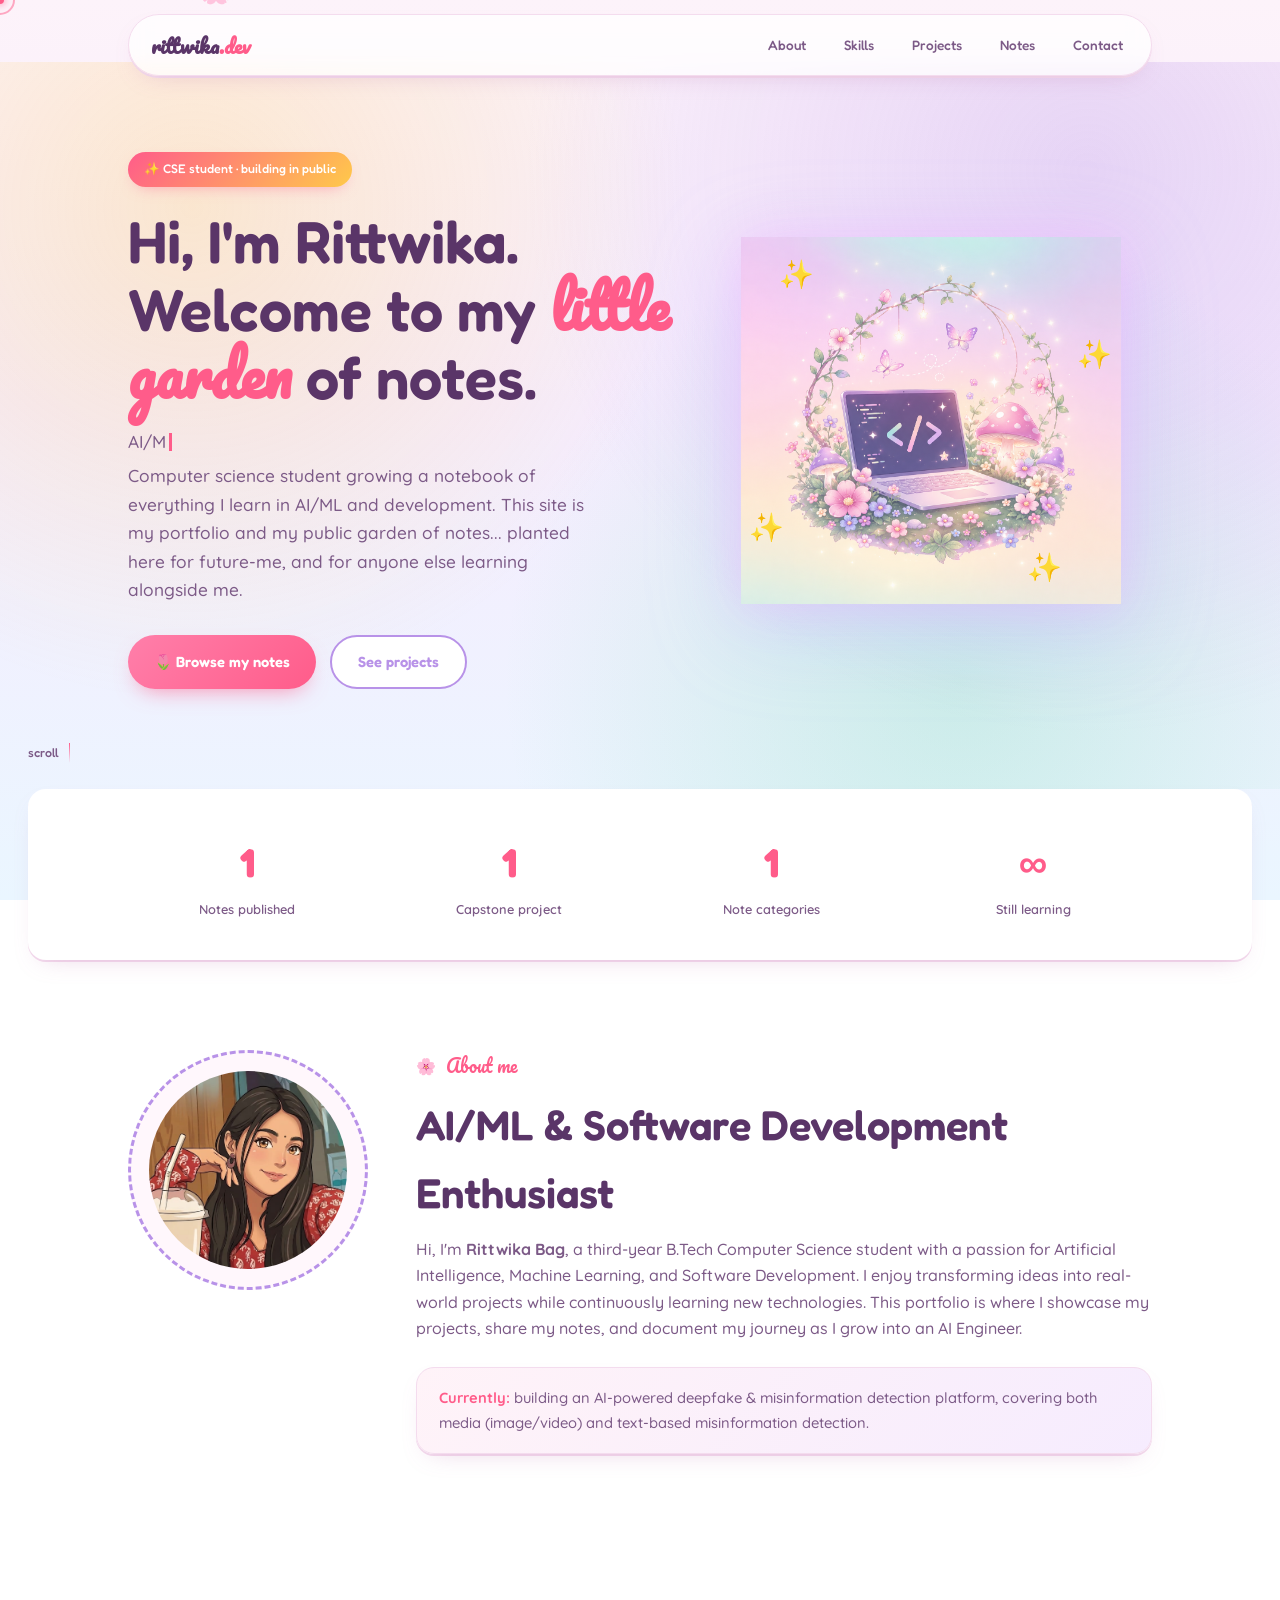
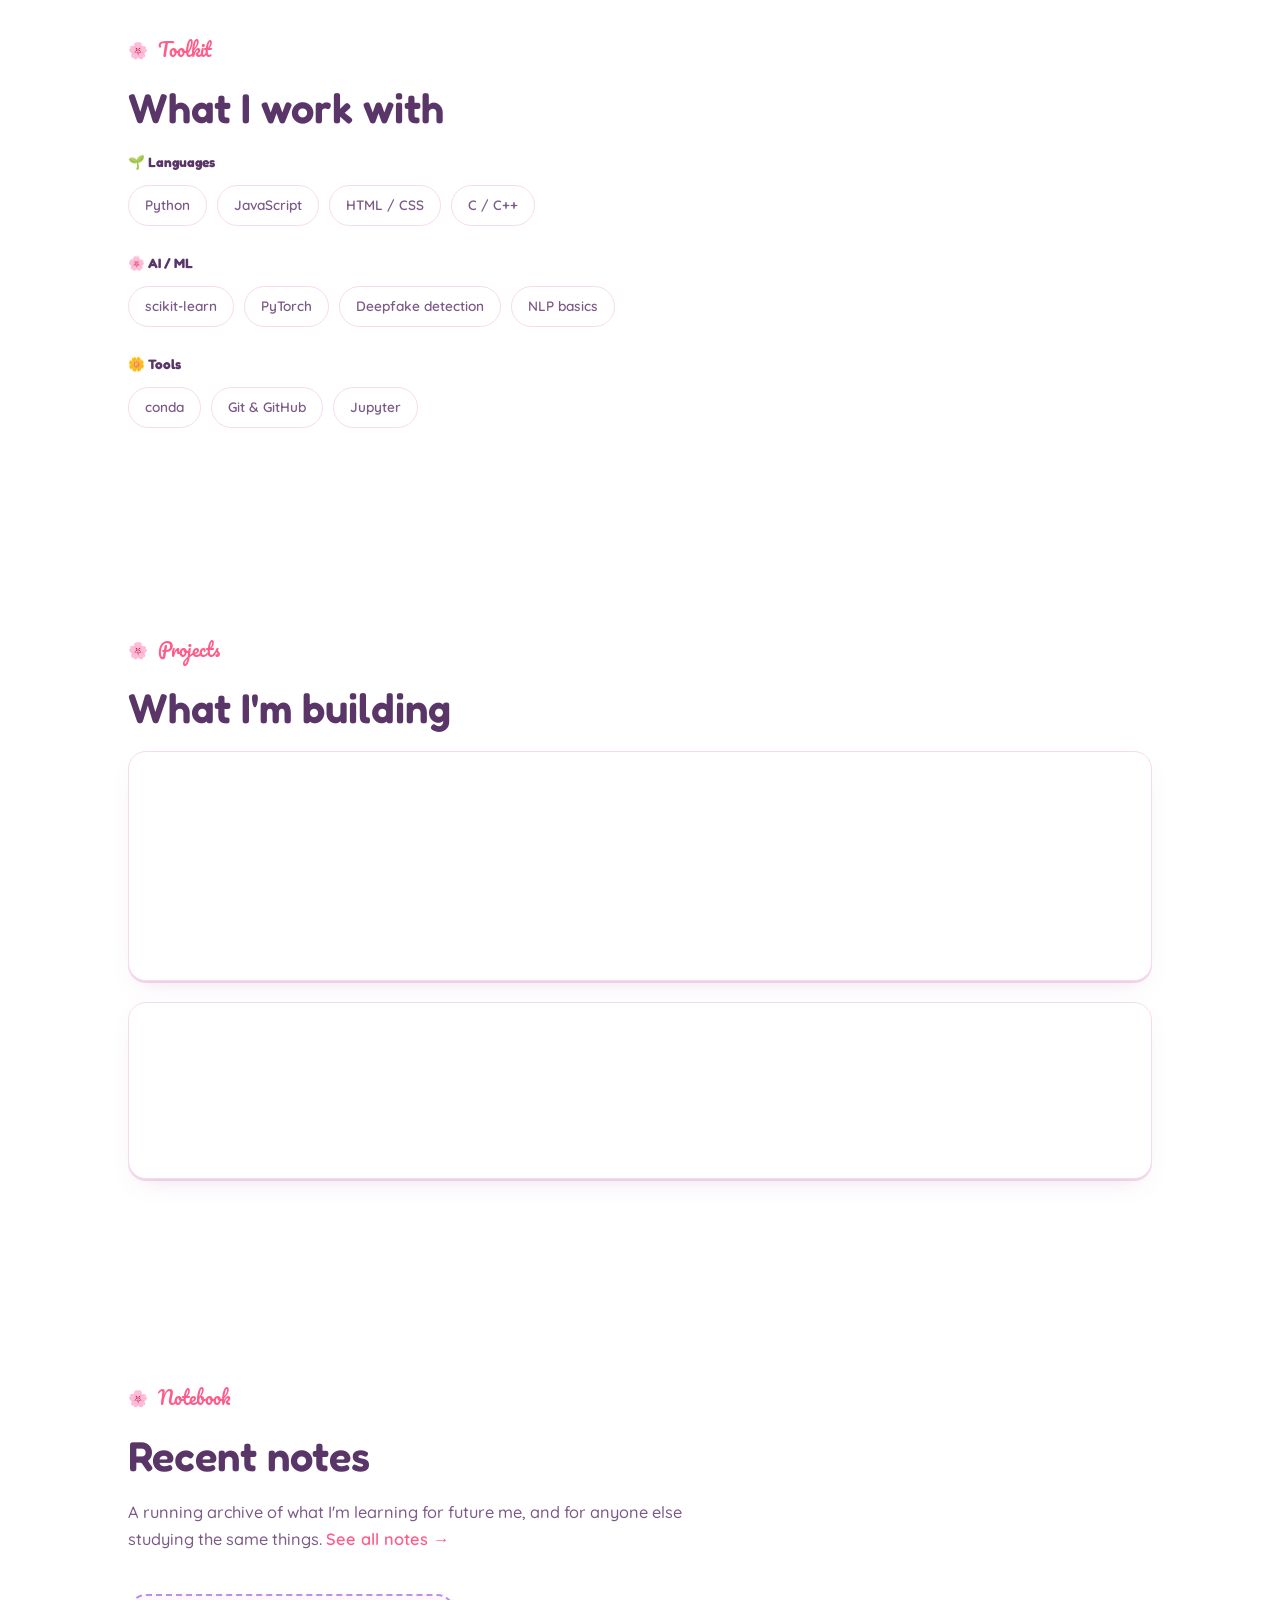
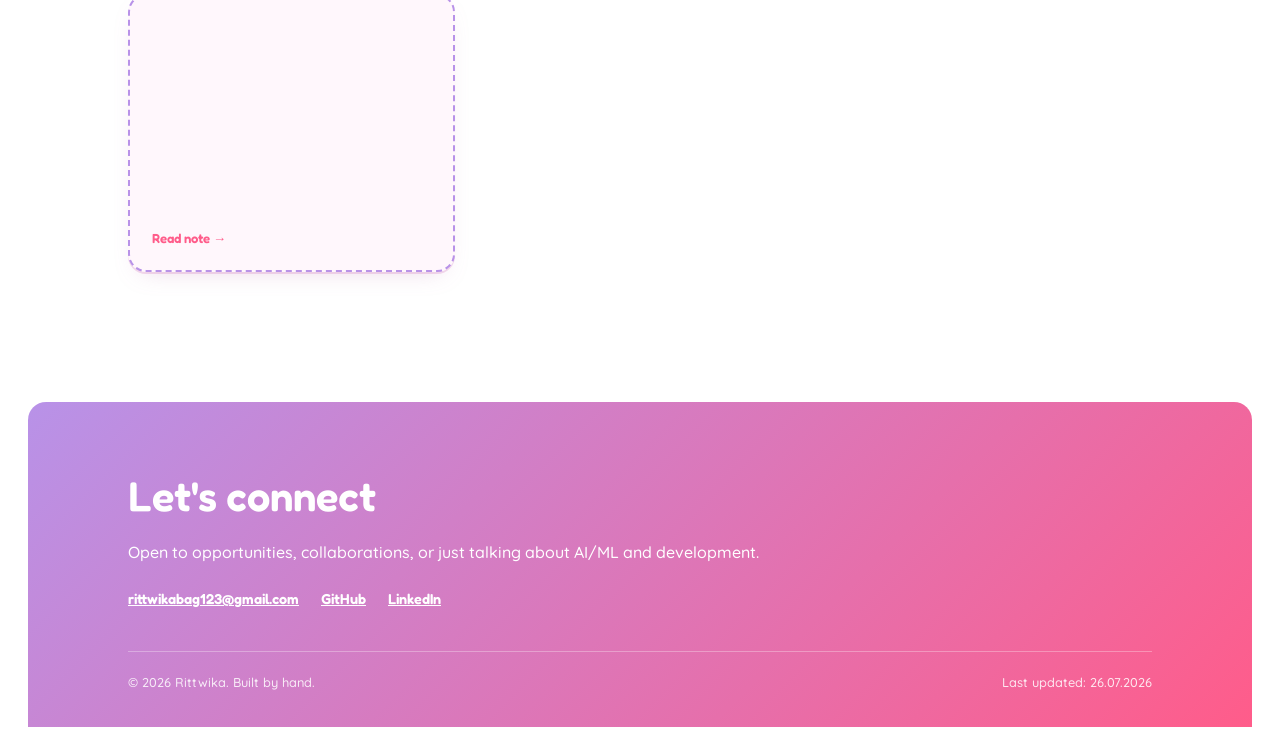
<file: index.html>
<!DOCTYPE html>
<html lang="en">
<head>
<meta charset="UTF-8">
<meta name="viewport" content="width=device-width, initial-scale=1.0">
<title>Rittwika — Notes & Projects</title>
<meta name="description" content="Rittwika's portfolio and public notebook — AI/ML and development notes.">

<link rel="preconnect" href="https://fonts.googleapis.com">
<link href="https://fonts.googleapis.com/css2?family=Fredoka:wght@400;500;600;700&family=Pacifico&family=Quicksand:wght@400;500;600;700&family=JetBrains+Mono:wght@400;500&display=swap" rel="stylesheet">
<link rel="stylesheet" href="css/style.css">
</head>
<body>

<div id="splash">
  <div class="splash-mark">
    <span>loading portfolio</span>
    <span class="dot"></span><span class="dot"></span><span class="dot"></span>
  </div>
</div>

<nav class="nav">
  <div class="wrap">
    <a href="index.html" class="nav-logo">rittwika<span>.dev</span></a>
    <button class="nav-toggle" id="navToggle" aria-label="Toggle menu" aria-expanded="false">&#9776;</button>
    <ul class="nav-links" id="navLinks">
      <li><a href="#about">About</a></li>
      <li><a href="#skills">Skills</a></li>
      <li><a href="#projects">Projects</a></li>
      <li><a href="#notes">Notes</a></li>
      <li><a href="#contact">Contact</a></li>
    </ul>
  </div>
</nav>

<!-- ============ HERO ============ -->
<header class="hero" id="home">
  <div class="wrap">
    <div>
      <span class="hero-tag">✨ CSE student &middot; building in public</span>
      <h1>Hi, I'm Rittwika.<br>Welcome to my <em>little garden</em> of notes.</h1>
      <p><span data-typing='["AI/ML notes.", "development notes.", "things future-me will thank me for."]'></span></p>
      <p style="margin-top:6px;">Computer science student growing a notebook of everything I learn in AI/ML and development. This site is my portfolio and my public garden of notes... planted here for future-me, and for anyone else learning alongside me.</p>
      <div class="hero-cta">
        <a href="#notes" class="btn btn-primary">🌷 Browse my notes</a>
        <a href="#projects" class="btn btn-ghost">See projects</a>
      </div>
    </div>
   <div class="hero-brain">
    <img src="images/brain.png" alt="AI Brain">

    <div class="sparkle s1">✨</div>
    <div class="sparkle s2">✨</div>
    <div class="sparkle s3">✨</div>
    <div class="sparkle s4">✨</div>
</div>

</div>

<div class="scroll-cue">
    <span>scroll</span>
    <span class="arrow"></span>
</div>

</header>
<!-- ============ STATS ============ -->
<section class="stats">
  <div class="wrap">
    <div>
      <div class="stat-num"><span data-count="1" data-suffix="">0</span></div>
      <div class="stat-label">Notes published</div>
    </div>
    <div>
      <div class="stat-num"><span data-count="1" data-suffix="">0</span></div>
      <div class="stat-label">Capstone project</div>
    </div>
    <div>
      <div class="stat-num"><span data-count="1" data-suffix="">0</span></div>
      <div class="stat-label">Note categories</div>
    </div>
    <div>
      <div class="stat-num">&infin;</div>
      <div class="stat-label">Still learning</div>
    </div>
  </div>
</section>

<!-- ============ ABOUT ============ -->
<section class="about" id="about">
  <div class="wrap">
    <div class="photo-frame reveal">
      <img src="images/profile.jpg" alt="Portrait of Rittwika">
    </div>
    <div class="reveal">
      <p class="eyebrow">About me</p>
      <h2 class="section-title">AI/ML & Software Development Enthusiast</h2>
      <p> Hi, I'm <strong>Rittwika Bag</strong>, a third-year B.Tech Computer Science student with a passion for Artificial Intelligence, Machine Learning, and Software Development. I enjoy transforming ideas into real-world projects while continuously learning new technologies. This portfolio is where I showcase my projects, share my notes, and document my journey as I grow into an AI Engineer.</p>
      <div class="callout">
        <b>Currently:</b> building an AI-powered deepfake &amp; misinformation detection platform, covering both media (image/video) and text-based misinformation detection.
      </div>
    </div>
  </div>
</section>

<!-- ============ SKILLS ============ -->
<section id="skills">
  <div class="wrap">
    <p class="eyebrow reveal">Toolkit</p>
    <h2 class="section-title reveal">What I work with</h2>

    <div class="reveal">
      <div class="skill-group">
        <h4>🌱 Languages</h4>
        <div class="chips">
          <span class="chip">Python</span>
          <span class="chip">JavaScript</span>
          <span class="chip">HTML / CSS</span>
          <span class="chip">C / C++</span>
        </div>
      </div>
      <div class="skill-group">
        <h4>🌸 AI / ML</h4>
        <div class="chips">
          <span class="chip">scikit-learn</span>
          <span class="chip">PyTorch</span>
          <span class="chip">Deepfake detection</span>
          <span class="chip">NLP basics</span>
        </div>
      </div>
      <div class="skill-group">
        <h4>🌼 Tools</h4>
        <div class="chips">
          <span class="chip">conda</span>
          <span class="chip">Git &amp; GitHub</span>
          <span class="chip">Jupyter</span>
        </div>
      </div>
    </div>
  </div>
</section>

<!-- ============ PROJECTS ============ -->
<section id="projects">
  <div class="wrap">
    <p class="eyebrow reveal">Projects</p>
    <h2 class="section-title reveal">What I'm building</h2>

    <div class="project-card reveal">
      <div>
        <h3>Deepfake &amp; Misinformation Detection Platform</h3>
        <p>A full-stack college capstone project combining two detection systems into one platform: deepfake detection for images and video, and misinformation/fake-news detection for text — built while learning ML and Python from the ground up.</p>
        <div class="tag-row">
          <span class="tag">Python</span>
          <span class="tag">Machine Learning</span>
          <span class="tag">Full Stack</span>
          <span class="tag">Capstone</span>
        </div>
      </div>
      <span class="status">In progress</span>
    </div>

    <div class="project-card reveal">
      <div>
        <h3>This portfolio &amp; notebook</h3>
        <p>The site you're looking at... a hand-built, animated portfolio that doubles as a public archive of my AI/ML and dev notes.</p>
        <div class="tag-row">
          <span class="tag">HTML/CSS/JS</span>
          <span class="tag">GitHub Pages</span>
        </div>
      </div>
      <span class="status">Live</span>
    </div>
  </div>
</section>

<!-- ============ NOTES PREVIEW ============ -->
<section id="notes">
  <div class="wrap">
    <p class="eyebrow reveal">Notebook</p>
    <h2 class="section-title reveal">Recent notes</h2>
    <p class="section-sub reveal">A running archive of what I'm learning for future me, and for anyone else studying the same things. <a href="notes.html">See all notes &rarr;</a></p>

    <div class="notes-grid reveal">

      <article class="note-card placeholder">
        <span class="cat">Development</span>
        <h4>Conda Notes 🌱</h4>
        <p> A practical guide to Conda environments, package management, virtual environments, and essential commands for organizing Python and Machine Learning projects.</p>
        <a class="read-link" href="notes.html">Read note &rarr;</a>
      </article>
    </div>
  </div>
</section>

<!-- ============ CONTACT / FOOTER ============ -->
<footer class="site-footer" id="contact">
  <div class="wrap">
    <h2 class="section-title">Let's connect</h2>
    <p>Open to opportunities, collaborations, or just talking about AI/ML and development.</p>
    <div class="footer-links">
      <a href="mailto:you@example.com">rittwikabag123@gmail.com</a>
      <a href="https://github.com/rittwika123" target="_blank" rel="noopener">GitHub</a>
      <a href="https://www.linkedin.com/in/rittwika-bag-93449a418/" target="_blank" rel="noopener">LinkedIn</a>
    </div>
    <div class="footer-bottom">
      <span>&copy; 2026 Rittwika. Built by hand.</span>
      <span>Last updated: 26.07.2026</span>
    </div>
  </div>
</footer>

<script src="js/script.js"></script>
</body>
</html>
</file>
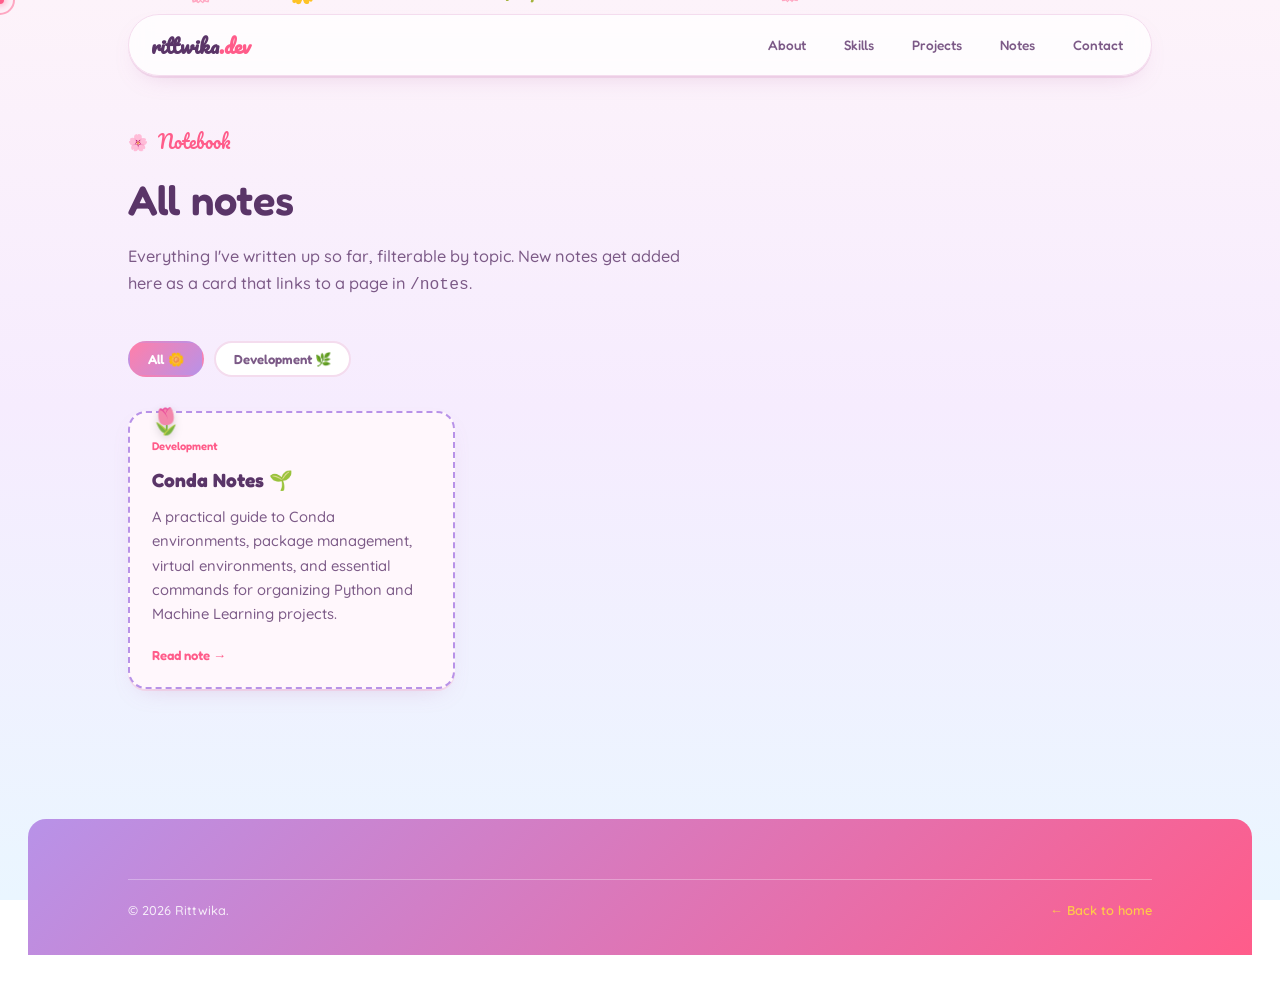
<file: notes.html>
<!DOCTYPE html>
<html lang="en">
<head>
<meta charset="UTF-8">
<meta name="viewport" content="width=device-width, initial-scale=1.0">
<title>Notes — Rittwika</title>
<meta name="description" content="All notes — AI/ML and development.">

<link rel="preconnect" href="https://fonts.googleapis.com">
<link href="https://fonts.googleapis.com/css2?family=Fredoka:wght@400;500;600;700&family=Pacifico&family=Quicksand:wght@400;500;600;700&family=JetBrains+Mono:wght@400;500&display=swap" rel="stylesheet">
<link rel="stylesheet" href="css/style.css">
</head>
<body>

<nav class="nav">
  <div class="wrap">
    <a href="index.html" class="nav-logo">rittwika<span>.dev</span></a>
    <button class="nav-toggle" id="navToggle" aria-label="Toggle menu" aria-expanded="false">&#9776;</button>
    <ul class="nav-links" id="navLinks">
      <li><a href="index.html#about">About</a></li>
      <li><a href="index.html#skills">Skills</a></li>
      <li><a href="index.html#projects">Projects</a></li>
      <li><a href="notes.html">Notes</a></li>
      <li><a href="index.html#contact">Contact</a></li>
    </ul>
  </div>
</nav>

<section style="padding-top:64px;">
  <div class="wrap">
    <p class="eyebrow">Notebook</p>
    <h2 class="section-title">All notes</h2>
    <p class="section-sub">Everything I've written up so far, filterable by topic. New notes get added here as a card that links to a page in <code>/notes</code>.</p>

    <div class="filter-row" id="filterRow">
      <button class="filter-btn active" data-filter="all">All 🌼</button>
      <button class="filter-btn" data-filter="webdev">Development 🌿</button>
    </div>

    <div class="notes-grid" id="notesGrid">

      <article class="note-card placeholder" data-category="webdev">
        <span class="cat">Development</span>
        <h4>Conda Notes 🌱</h4>
        <p>A practical guide to Conda environments, package management, virtual environments, and essential commands for organizing Python and Machine Learning projects.</p>
        <a class="read-link" href="#">Read note &rarr;</a>
      </article>

    </div>
  </div>
</section>

<footer class="site-footer">
  <div class="wrap">
    <div class="footer-bottom">
      <span>&copy; 2026 Rittwika.</span>
      <a href="index.html" style="color:var(--sun)">&larr; Back to home</a>
    </div>
  </div>
</footer>

<script src="js/script.js"></script>
</body>
</html>
</file>
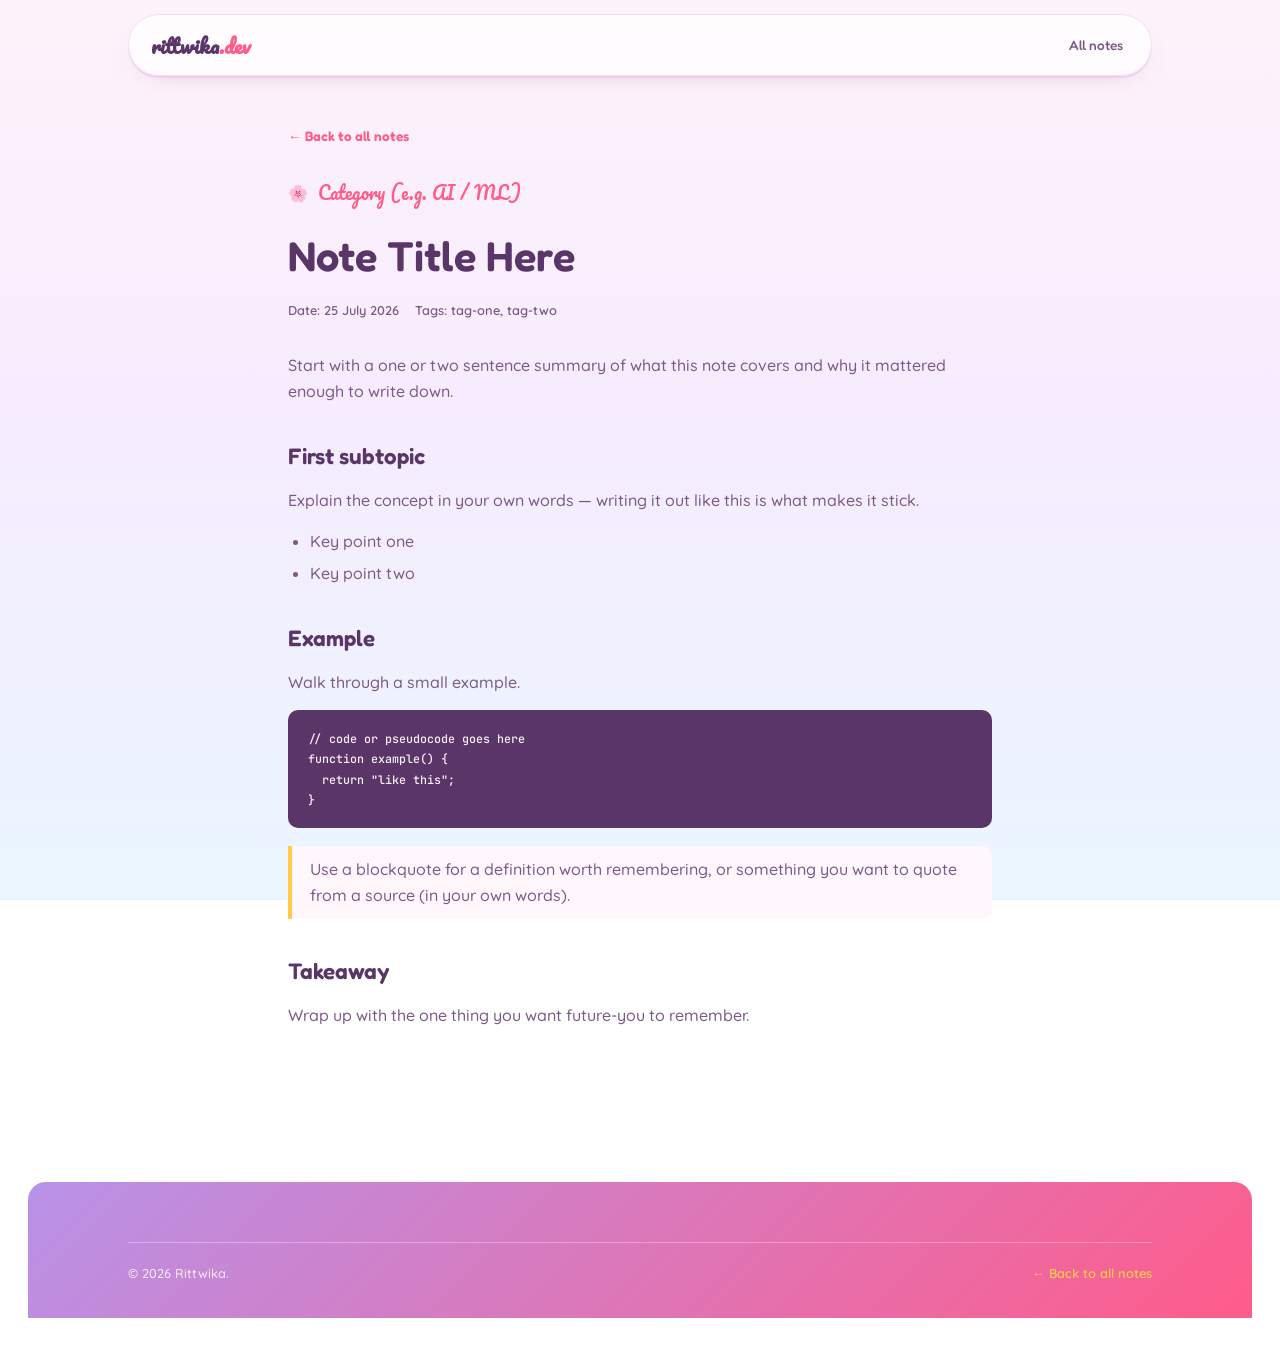
<file: notes/template.html>
<!--
  NOTE TEMPLATE — how to use this file
  ------------------------------------
  1. Duplicate this file, rename it e.g. "big-o-notation.html"
  2. Edit the <title>, the eyebrow/category, the <h1>, the date, and tags below.
  3. Write your note using the existing <h2>, <p>, <ul>, <pre><code> patterns.
  4. Delete this comment block once you're comfortable with the structure.
  5. Add a matching card in notes.html (and optionally index.html) linking here.
-->
<!DOCTYPE html>
<html lang="en">
<head>
<meta charset="UTF-8">
<meta name="viewport" content="width=device-width, initial-scale=1.0">
<title>Note Title Here — Rittwika</title>

<link rel="preconnect" href="https://fonts.googleapis.com">
<link href="https://fonts.googleapis.com/css2?family=Fredoka:wght@400;500;600;700&family=Pacifico&family=Quicksand:wght@400;500;600;700&family=JetBrains+Mono:wght@400;500&display=swap" rel="stylesheet">
<link rel="stylesheet" href="../css/style.css">
</head>
<body>

<nav class="nav">
  <div class="wrap">
    <a href="../index.html" class="nav-logo">rittwika<span>.dev</span></a>
    <ul class="nav-links" style="max-height:none;position:static;flex-direction:row;background:none;">
      <li><a href="../notes.html">All notes</a></li>
    </ul>
  </div>
</nav>

<article class="note-page">
  <a href="../notes.html" class="back-link">&larr; Back to all notes</a>

  <p class="eyebrow">Category (e.g. AI / ML)</p>
  <h1>Note Title Here</h1>
  <div class="note-meta">
    <span>Date: 25 July 2026</span>
    <span>Tags: tag-one, tag-two</span>
  </div>

  <p>Start with a one or two sentence summary of what this note covers and why it mattered enough to write down.</p>

  <h2>First subtopic</h2>
  <p>Explain the concept in your own words — writing it out like this is what makes it stick.</p>

  <ul>
    <li>Key point one</li>
    <li>Key point two</li>
  </ul>

  <h2>Example</h2>
  <p>Walk through a small example.</p>
  <pre><code>// code or pseudocode goes here
function example() {
  return "like this";
}</code></pre>

  <blockquote>Use a blockquote for a definition worth remembering, or something you want to quote from a source (in your own words).</blockquote>

  <h2>Takeaway</h2>
  <p>Wrap up with the one thing you want future-you to remember.</p>
</article>

<footer class="site-footer">
  <div class="wrap">
    <div class="footer-bottom">
      <span>&copy; 2026 Rittwika.</span>
      <a href="../notes.html" style="color:var(--sun)">&larr; Back to all notes</a>
    </div>
  </div>
</footer>

</body>
</html>
</file>
<file: css/style.css>
/* ============================================================
   DESIGN TOKENS — "Fairy Garden" theme
   Soft pastel gradient world, blooming flowers, floating petals,
   built for an AI/ML + Development notebook that wants to feel magical.
   ============================================================ */
:root{
  --ink:        #5A3568;   /* deep plum — headings */
  --ink-soft:   #7C5A87;   /* softened plum — body text */
  --bg-top:     #FDF3FA;
  --bg-mid:     #F6ECFE;
  --bg-bottom:  #EAF6FF;
  --card:       #FFFFFF;
  --card-tint:  #FFF7FC;
  --line:       #F4DCEE;

  --pink:       #FF7FAA;
  --rose:       #FF5C8A;
  --lavender:   #B892E8;
  --mint:       #5FD8A8;
  --sky:        #62C1E8;
  --sun:        #FFC94A;

  --font-display: 'Fredoka', sans-serif;
  --font-script: 'Pacifico', cursive;
  --font-body: 'Quicksand', sans-serif;
  --font-mono: 'JetBrains Mono', monospace;

  --radius: 18px;
  --radius-sm: 10px;
  --shadow-card: 0 10px 26px -14px rgba(184, 110, 170, 0.35), 0 2px 0 var(--line);
  --max-width: 1080px;
}

@media (prefers-reduced-motion: reduce){
  *, *::before, *::after{
    animation-duration: 0.001ms !important;
    animation-iteration-count: 1 !important;
    transition-duration: 0.001ms !important;
    scroll-behavior: auto !important;
  }
}

*{ box-sizing: border-box; margin:0; padding:0; }
html{ scroll-behavior: smooth; }

body{
  background: linear-gradient(180deg, var(--bg-top) 0%, var(--bg-mid) 45%, var(--bg-bottom) 100%);
  background-attachment: fixed;
  color: var(--ink-soft);
  font-family: var(--font-body);
  font-weight: 500;
  line-height: 1.65;
  -webkit-font-smoothing: antialiased;
}

a{ color: var(--rose); text-decoration: none; font-weight: 600; }
a:hover{ text-decoration: underline; }
img{ max-width: 100%; display:block; }

.wrap{ max-width: var(--max-width); margin: 0 auto; padding: 0 28px; }

.eyebrow{
  font-family: var(--font-script);
  font-size: 1.15rem;
  color: var(--rose);
  display: flex; align-items: center; gap: 10px;
  margin-bottom: 10px;
}
.eyebrow::before{ content: "🌸"; font-size: 1rem; }

h1,h2,h3{ font-family: var(--font-display); color: var(--ink); font-weight: 600; }

h2.section-title{ font-size: clamp(1.8rem, 3.4vw, 2.6rem); margin-bottom: 8px; }
.section-sub{ color: var(--ink-soft); max-width: 56ch; margin-bottom: 42px; font-size: 1.02rem; }

section{ padding: 90px 0; position: relative; }

a:focus-visible, button:focus-visible{ outline: 3px solid var(--sun); outline-offset: 3px; border-radius: 4px; }

/* ============================================================
   FLOATING PETALS + SPARKLES (fixed background layer, JS-populated)
   ============================================================ */
#petal-layer{
  position: fixed; inset: 0; pointer-events: none; z-index: 5; overflow: hidden;
}
.petal{
  position: absolute; top: -40px;
  font-size: 1.4rem;
  animation: petalFall linear infinite;
  opacity: 0.85;
  will-change: transform;
}
@keyframes petalFall{
  0%{ transform: translateY(-5vh) translateX(0) rotate(0deg); }
  25%{ transform: translateY(25vh) translateX(24px) rotate(90deg); }
  50%{ transform: translateY(50vh) translateX(-18px) rotate(180deg); }
  75%{ transform: translateY(75vh) translateX(22px) rotate(270deg); }
  100%{ transform: translateY(108vh) translateX(0) rotate(360deg); }
}

/* ============================================================
   NAV — rounded pastel pill
   ============================================================ */
.nav{
  position: sticky; top: 14px; z-index: 50;
  transition: transform 0.3s ease;
}
.nav.nav-hidden{ transform: translateY(-140%); }
.nav .wrap{
  display:flex; align-items:center; justify-content:space-between;
  height: 62px;
  background: rgba(255,255,255,0.75);
  backdrop-filter: blur(10px);
  border: 1px solid var(--line);
  border-radius: 40px;
  padding: 0 12px 0 22px;
  box-shadow: var(--shadow-card);
  max-width: calc(var(--max-width) - 56px);
}
.nav-logo{
  font-family: var(--font-script);
  color: var(--ink);
  font-size: 1.25rem;
}
.nav-logo span{ color: var(--rose); }
.nav-links{
  display:flex; gap: 6px; list-style:none;
  font-family: var(--font-display);
  font-size: 0.85rem;
}
.nav-links a{
  color: var(--ink-soft);
  font-weight: 500;
  padding: 8px 16px;
  border-radius: 30px;
  transition: background 0.2s ease, color 0.2s ease;
}
.nav-links a:hover, .nav-links a.active{
  color: #fff;
  text-decoration: none;
  background: linear-gradient(135deg, var(--pink), var(--lavender));
}
.nav-toggle{ display:none; }

/* ============================================================
   HERO — flower bloom + typing + petals
   ============================================================ */
.hero{
  position: relative;
  overflow: hidden;
  padding: 90px 0 100px;
}
.hero::before{
  content:"";
  position:absolute; inset:0;
  background:
    radial-gradient(circle at 15% 20%, rgba(255,201,74,0.25), transparent 40%),
    radial-gradient(circle at 85% 15%, rgba(184,146,232,0.3), transparent 45%),
    radial-gradient(circle at 75% 85%, rgba(95,216,168,0.25), transparent 40%);
  z-index: 0;
}
.hero .wrap{
  display:grid; grid-template-columns: 1.1fr 0.9fr; gap: 40px; align-items: center;
  position: relative; z-index: 2;
}
.hero-tag{
  display:inline-block;
  font-family: var(--font-display);
  font-size: 0.78rem;
  color: #fff;
  background: linear-gradient(135deg, var(--rose), var(--sun));
  padding: 7px 16px;
  border-radius: 30px;
  margin-bottom: 22px;
  box-shadow: 0 6px 16px -8px rgba(255,92,138,0.6);
}
.hero h1{
  font-size: clamp(2.3rem, 5vw, 3.7rem);
  line-height: 1.1;
  color: var(--ink);
}
.hero h1 em{
  font-style: normal;
  font-family: var(--font-script);
  color: var(--rose);
}
.hero p{ margin-top: 18px; max-width: 46ch; font-size: 1.08rem; min-height: 1.6em; }
.hero-cta{ display:flex; gap:14px; margin-top: 30px; flex-wrap: wrap; }

.btn{
  font-family: var(--font-display);
  font-size: 0.92rem;
  font-weight: 600;
  padding: 13px 26px;
  border-radius: 30px;
  border: none;
  cursor: pointer;
  display:inline-flex; align-items:center; gap:8px;
  transition: transform 0.15s ease, box-shadow 0.15s ease;
}
.btn:hover{ transform: translateY(-2px); text-decoration:none; }
.btn-primary{
  background: linear-gradient(135deg, var(--pink), var(--rose));
  color: #fff;
  box-shadow: 0 10px 22px -10px rgba(255,92,138,0.7);
}
.btn-primary:hover{ box-shadow: 0 14px 26px -8px rgba(255,92,138,0.85); }
.btn-ghost{
  background: #fff;
  border: 2px solid var(--lavender);
  color: var(--lavender);
}
.btn-ghost:hover{ background: var(--lavender); color:#fff; }

@keyframes bloom{
  0%{ opacity:0; transform: scale(0.3) rotate(-20deg); }
  100%{ opacity:1; transform: scale(1) rotate(0deg); }
}

@keyframes pop{ to{ opacity:1; } }

@keyframes sparkleTwinkle{
  0%,100%{ opacity:0; transform: scale(0.6); }
  50%{ opacity:1; transform: scale(1.1); }
}

.type-cursor{
  display:inline-block; width: 3px; height: 1em;
  background: var(--rose); margin-left: 3px; vertical-align: -0.15em;
  animation: blink 0.9s step-end infinite;
}
@keyframes blink{ 50%{ opacity: 0; } }

.scroll-cue{
  position: absolute; bottom: 26px; left: 28px;
  display:flex; align-items:center; gap:10px;
  font-family: var(--font-display); font-size: 0.78rem;
  color: var(--ink-soft); z-index: 2;
}
.scroll-cue .arrow{
  width: 1px; height: 20px;
  background: linear-gradient(var(--rose), transparent);
  animation: cueMove 1.6s ease-in-out infinite;
}
@keyframes cueMove{ 0%,100%{ transform: translateY(0); opacity:0.5; } 50%{ transform: translateY(6px); opacity:1; } }

/* ============================================================
   REVEAL ON SCROLL
   ============================================================ */
.reveal{ opacity: 0; transform: translateY(18px); transition: opacity 0.6s ease, transform 0.6s ease; }
.reveal.in-view{ opacity: 1; transform: translateY(0); }

/* ============================================================
   STATS STRIP
   ============================================================ */
.stats{
  background: var(--card);
  margin: 0 28px;
  border-radius: var(--radius);
  box-shadow: var(--shadow-card);
  padding: 40px 20px;
  position: relative; z-index: 2;
}
.stats .wrap{
  display:grid; grid-template-columns: repeat(auto-fit, minmax(150px,1fr));
  gap: 24px; text-align:center; max-width: var(--max-width);
}
.stat-num{ font-family: var(--font-display); font-size: clamp(1.9rem, 4vw, 2.5rem); color: var(--rose); font-weight: 700; }
.stat-label{ font-family: var(--font-body); font-size: 0.8rem; color: var(--ink-soft); margin-top: 4px; font-weight: 600; }

/* ============================================================
   ABOUT
   ============================================================ */
.about .wrap{ display:grid; grid-template-columns: 240px 1fr; gap: 48px; align-items: start; }
.photo-frame{
  aspect-ratio: 1 / 1;
  border: 3px dashed var(--lavender);
  border-radius: 50%;
  background: var(--card-tint);
  display:flex; align-items:center; justify-content:center; text-align:center;
  font-family: var(--font-body); font-size: 0.78rem; color: var(--ink-soft);
  padding: 18px; overflow: hidden;
}
.photo-frame img{ width:100%; height:100%; object-fit: cover; border-radius: 50%; }

.callout{
  margin-top: 26px;
  background: linear-gradient(135deg, #FFF3F8, #F6ECFE);
  border: 1px solid var(--line);
  border-radius: var(--radius);
  box-shadow: var(--shadow-card);
  padding: 18px 22px;
  font-size: 0.92rem;
}
.callout b{ color: var(--rose); }

/* ============================================================
   SKILLS — flower-tag chips
   ============================================================ */
.skill-group{ margin-bottom: 26px; }
.skill-group h4{
  font-family: var(--font-display); font-size: 0.85rem; color: var(--ink); margin-bottom: 12px;
}
.chips{ display:flex; flex-wrap:wrap; gap: 10px; }
.chip{
  font-family: var(--font-body); font-weight: 600; font-size: 0.85rem;
  background: #fff;
  border: 1.5px solid var(--line);
  border-radius: 30px;
  padding: 8px 16px;
  color: var(--ink-soft);
  transition: border-color 0.2s ease, transform 0.2s ease;
}
.chip:hover{ border-color: var(--pink); transform: translateY(-2px); }

/* ============================================================
   PROJECTS
   ============================================================ */
.project-card{
  background: var(--card);
  border-radius: var(--radius);
  box-shadow: var(--shadow-card);
  padding: 30px;
  display:grid; grid-template-columns: 1fr auto; gap: 20px;
  margin-bottom: 22px;
  border: 1px solid var(--line);
  will-change: transform; transform-style: preserve-3d;
}
.project-card .status{
  font-family: var(--font-display); font-size: 0.72rem;
  background: linear-gradient(135deg, var(--mint), var(--sky));
  color: #fff; padding: 5px 12px; border-radius: 20px; height: fit-content; white-space: nowrap;
}
.project-card h3{ font-size: 1.4rem; margin-bottom: 8px; }
.project-card p{ margin-bottom: 14px; }
.tag-row{ display:flex; flex-wrap:wrap; gap:8px; margin-top: 10px; }
.tag{
  font-family: var(--font-body); font-weight: 600; font-size: 0.75rem;
  background: var(--card-tint); border: 1px solid var(--line);
  padding: 4px 11px; border-radius: 20px; color: var(--ink-soft);
}

/* ============================================================
   NOTES — index cards
   ============================================================ */
.filter-row{ display:flex; flex-wrap:wrap; gap:10px; margin-bottom: 34px; }
.filter-btn{
  font-family: var(--font-display); font-size: 0.82rem; font-weight: 600;
  background: #fff; border: 2px solid var(--line); color: var(--ink-soft);
  padding: 8px 18px; border-radius: 30px; cursor:pointer; transition: all 0.15s ease;
}
.filter-btn:hover{ border-color: var(--pink); color: var(--rose); }
.filter-btn.active{ background: linear-gradient(135deg, var(--pink), var(--lavender)); color: #fff; border-color: transparent; }

.notes-grid{ display:grid; grid-template-columns: repeat(auto-fill, minmax(260px, 1fr)); gap: 22px; }
.note-card{
  background: var(--card);
  border-radius: var(--radius);
  box-shadow: var(--shadow-card);
  padding: 24px 22px 20px;
  position: relative;
  border: 1px solid var(--line);
  transition: box-shadow 0.18s ease;
  will-change: transform; transform-style: preserve-3d;
}
.note-card::before{
  content:"🌷";
  position:absolute; top:-14px; left:20px;
  font-size: 1.6rem;
  filter: drop-shadow(0 3px 4px rgba(0,0,0,0.15));
}
.note-card:hover{ box-shadow: 0 16px 30px -14px rgba(184,110,170,0.5); }
.note-card .cat{
  font-family: var(--font-display); font-size: 0.7rem; color: var(--rose);
  margin-bottom: 10px; display:block; font-weight: 600;
}
.note-card h4{ font-family: var(--font-display); color: var(--ink); font-size: 1.2rem; margin-bottom: 8px; }
.note-card p{ font-size: 0.92rem; margin-bottom: 14px; }
.note-card .read-link{ font-family: var(--font-display); font-size: 0.82rem; font-weight: 600; }
.note-card.filtering-out{ opacity: 0; transform: scale(0.94); pointer-events:none; }
.note-card.filtering-in{ animation: staggerIn 0.4s ease; }

/* placeholder card (waiting on content) */
.note-card.placeholder{ border: 2px dashed var(--lavender); background: var(--card-tint); }

@keyframes staggerIn{ from{ opacity:0; transform: translateY(14px); } to{ opacity:1; transform: translateY(0); } }
.notes-grid.reveal.in-view .note-card{ animation: staggerIn 0.5s ease backwards; }
.notes-grid .note-card:nth-child(1){ animation-delay: 0.05s; }
.notes-grid .note-card:nth-child(2){ animation-delay: 0.15s; }
.notes-grid .note-card:nth-child(3){ animation-delay: 0.25s; }
.notes-grid .note-card:nth-child(4){ animation-delay: 0.35s; }

/* ============================================================
   FOOTER / CONTACT
   ============================================================ */
.site-footer{
  background: linear-gradient(135deg, var(--lavender), var(--rose));
  color: #fff;
  padding: 60px 0 34px;
  margin: 40px 28px 28px;
  border-radius: var(--radius) var(--radius) 0 0;
  position: relative; z-index: 2;
}
.site-footer h2{ color:#fff; }
.footer-links{ display:flex; gap: 22px; flex-wrap:wrap; margin: 22px 0 40px; font-family: var(--font-display); font-size: 0.9rem; }
.footer-links a{ color: #fff; text-decoration: underline; }
.footer-bottom{
  border-top: 1px solid rgba(255,255,255,0.3);
  padding-top: 20px; font-family: var(--font-body); font-size: 0.8rem; color: rgba(255,255,255,0.85);
  display:flex; justify-content:space-between; flex-wrap:wrap; gap:10px;
}
.footer-bottom a{ color:#fff; }

/* ============================================================
   NOTE PAGE (individual note template)
   ============================================================ */
.note-page{ max-width: 760px; margin: 0 auto; padding: 60px 28px 100px; position: relative; z-index: 2; }
.note-page .back-link{ font-family: var(--font-display); font-size: 0.85rem; display:inline-block; margin-bottom: 30px; }
.note-meta{
  font-family: var(--font-body); font-weight:600; font-size: 0.8rem; color: var(--ink-soft);
  margin: 10px 0 30px; display:flex; gap:16px; flex-wrap:wrap;
}
.note-page h1{ font-size: clamp(1.8rem, 4vw, 2.6rem); margin-bottom: 6px; }
.note-page h2{ font-size: 1.4rem; margin: 34px 0 12px; }
.note-page h3{ font-size: 1.15rem; margin: 24px 0 10px; }
.note-page p{ margin-bottom: 14px; }
.note-page ul, .note-page ol{ margin: 0 0 16px 22px; }
.note-page li{ margin-bottom: 6px; }
.note-page code{
  font-family: var(--font-mono); background: var(--card-tint); border: 1px solid var(--line);
  padding: 2px 6px; border-radius: 6px; font-size: 0.86em; color: var(--rose);
}
.note-page pre{
  background: var(--ink); color: #FCEFF6; padding: 18px 20px; border-radius: var(--radius-sm);
  overflow-x: auto; margin-bottom: 18px; font-family: var(--font-mono); font-size: 0.85rem; line-height: 1.5;
}
.note-page pre code{ background:none; border:none; padding:0; color: #FCEFF6; }
.note-page blockquote{
  border-left: 4px solid var(--sun); background: var(--card-tint);
  padding: 10px 18px; color: var(--ink-soft); border-radius: 0 var(--radius-sm) var(--radius-sm) 0;
  margin-bottom: 16px;
}

/* ============================================================
   PRELOADER / SPLASH
   ============================================================ */
#splash{
  position: fixed; inset: 0; z-index: 999;
  background: linear-gradient(135deg, var(--lavender), var(--pink));
  display:flex; align-items:center; justify-content:center;
  transition: opacity 0.6s ease, visibility 0.6s ease;
}
#splash.splash-hide{ opacity: 0; visibility: hidden; }
.splash-mark{
  font-family: var(--font-script); color: #fff; font-size: 1.6rem;
  display:flex; align-items:center; gap: 10px;
}
.splash-mark .dot{
  width: 9px; height: 9px; border-radius: 50%; background: #fff;
  animation: splashPulse 1s ease-in-out infinite;
}
.splash-mark .dot:nth-child(2){ animation-delay: 0.15s; }
.splash-mark .dot:nth-child(3){ animation-delay: 0.3s; }
@keyframes splashPulse{ 0%,100%{ transform: scale(1); opacity: 0.5; } 50%{ transform: scale(1.5); opacity: 1; } }

/* ============================================================
   SCROLL PROGRESS BAR
   ============================================================ */
#progress-bar{
  position: fixed; top:0; left:0; height: 4px; width: 0%; z-index: 200;
  background: linear-gradient(90deg, var(--pink), var(--sun), var(--mint), var(--sky));
  transition: width 0.1s linear;
}

/* ============================================================
   CUSTOM CURSOR
   ============================================================ */
body.has-custom-cursor{ cursor: none; }
body.has-custom-cursor a, body.has-custom-cursor button{ cursor: none; }
#cursor-dot, #cursor-ring{
  position: fixed; top:0; left:0; z-index: 9999; pointer-events: none; border-radius: 50%;
  transform: translate(-50%,-50%);
}
#cursor-dot{ width: 8px; height: 8px; background: var(--rose); box-shadow: 0 0 8px var(--rose); }
#cursor-ring{
  width: 30px; height: 30px; border: 2px solid rgba(255,92,138,0.5);
  transition: width 0.2s ease, height 0.2s ease, border-color 0.2s ease, background 0.2s ease;
}
#cursor-ring.cursor-active{ width: 50px; height: 50px; background: rgba(255,201,74,0.18); border-color: var(--sun); }

/* particle canvas retained for hero ambience but not used by default in fairy theme */
#particle-canvas{ position:absolute; inset:0; width:100%; height:100%; opacity:0.4; pointer-events:none; }

@media (prefers-reduced-motion: reduce){
  #splash, #cursor-dot, #cursor-ring, #petal-layer{ display:none !important; }
  body.has-custom-cursor{ cursor: auto; }
}

@media (max-width: 640px){
  #cursor-dot, #cursor-ring{ display:none; }
  .scroll-cue{ display:none; }
  .petal{ display: none; }
}

/* ============================================================
   RESPONSIVE
   ============================================================ */
@media (max-width: 860px){
  .hero .wrap{ grid-template-columns: 1fr; }
  .hero-graph{ max-width: 300px; }
  .about .wrap{ grid-template-columns: 1fr; }
  .photo-frame{ width: 160px; }
  .nav .wrap{ border-radius: 24px; }
}
@media (max-width: 640px){
  .nav-links{
    position:absolute; top:70px; left:14px; right:14px;
    flex-direction:column; gap:4px;
    background: #fff; border-radius: 20px; padding: 10px;
    box-shadow: var(--shadow-card);
    max-height:0; overflow:hidden;
    transition: max-height 0.25s ease;
  }
  .nav-links.open{ max-height: 320px; padding: 10px; }
  .nav-links a{ display:block; padding: 12px 16px; }
  .nav-toggle{ display:block; background:none; border:none; color: var(--rose); font-size:1.6rem; cursor:pointer; }
  .project-card{ grid-template-columns: 1fr; }
  section{ padding: 60px 0; }
  .site-footer{ margin: 30px 12px 12px; }
  .stats{ margin: 0 12px; }
}
/* =====================================
      FLOATING AI BRAIN
===================================== */

.hero-brain{
    display:flex;
    justify-content:center;
    align-items:center;
    height:420px;
    position:relative;
}

.hero-brain img{
    width:420px;
    max-width:100%;
    animation:brainFloat 6s ease-in-out infinite;
    filter:
        drop-shadow(0 25px 45px rgba(184,146,232,.35))
        drop-shadow(0 0 40px rgba(255,170,220,.25));
    user-select:none;
    pointer-events:none;
}

@keyframes brainFloat{

    0%{
        transform:
            translateY(0)
            rotate(-2deg)
            scale(1);
    }

    25%{
        transform:
            translateY(-10px)
            rotate(1deg)
            scale(1.02);
    }

    50%{
        transform:
            translateY(-20px)
            rotate(2deg)
            scale(1.04);
    }

    75%{
        transform:
            translateY(-10px)
            rotate(1deg)
            scale(1.02);
    }

    100%{
        transform:
            translateY(0)
            rotate(-2deg)
            scale(1);
    }

}
.sparkle{
    position:absolute;
    font-size:28px;
    animation:twinkle 2.5s ease-in-out infinite;
}

.s1{ top:40px; left:70px; }
.s2{ top:120px; right:40px; animation-delay:.5s; }
.s3{ bottom:80px; left:40px; animation-delay:1s; }
.s4{ bottom:40px; right:90px; animation-delay:1.5s; }

@keyframes twinkle{

    0%,100%{
        opacity:.3;
        transform:scale(.8);
    }

    50%{
        opacity:1;
        transform:scale(1.3);
    }

}
.hero-brain img{
    width:380px;
    animation:brainFloat 6s ease-in-out infinite;

    filter:
        drop-shadow(0 0 25px rgba(255,180,255,.45))
        drop-shadow(0 20px 40px rgba(170,180,255,.35));
}
</file>
